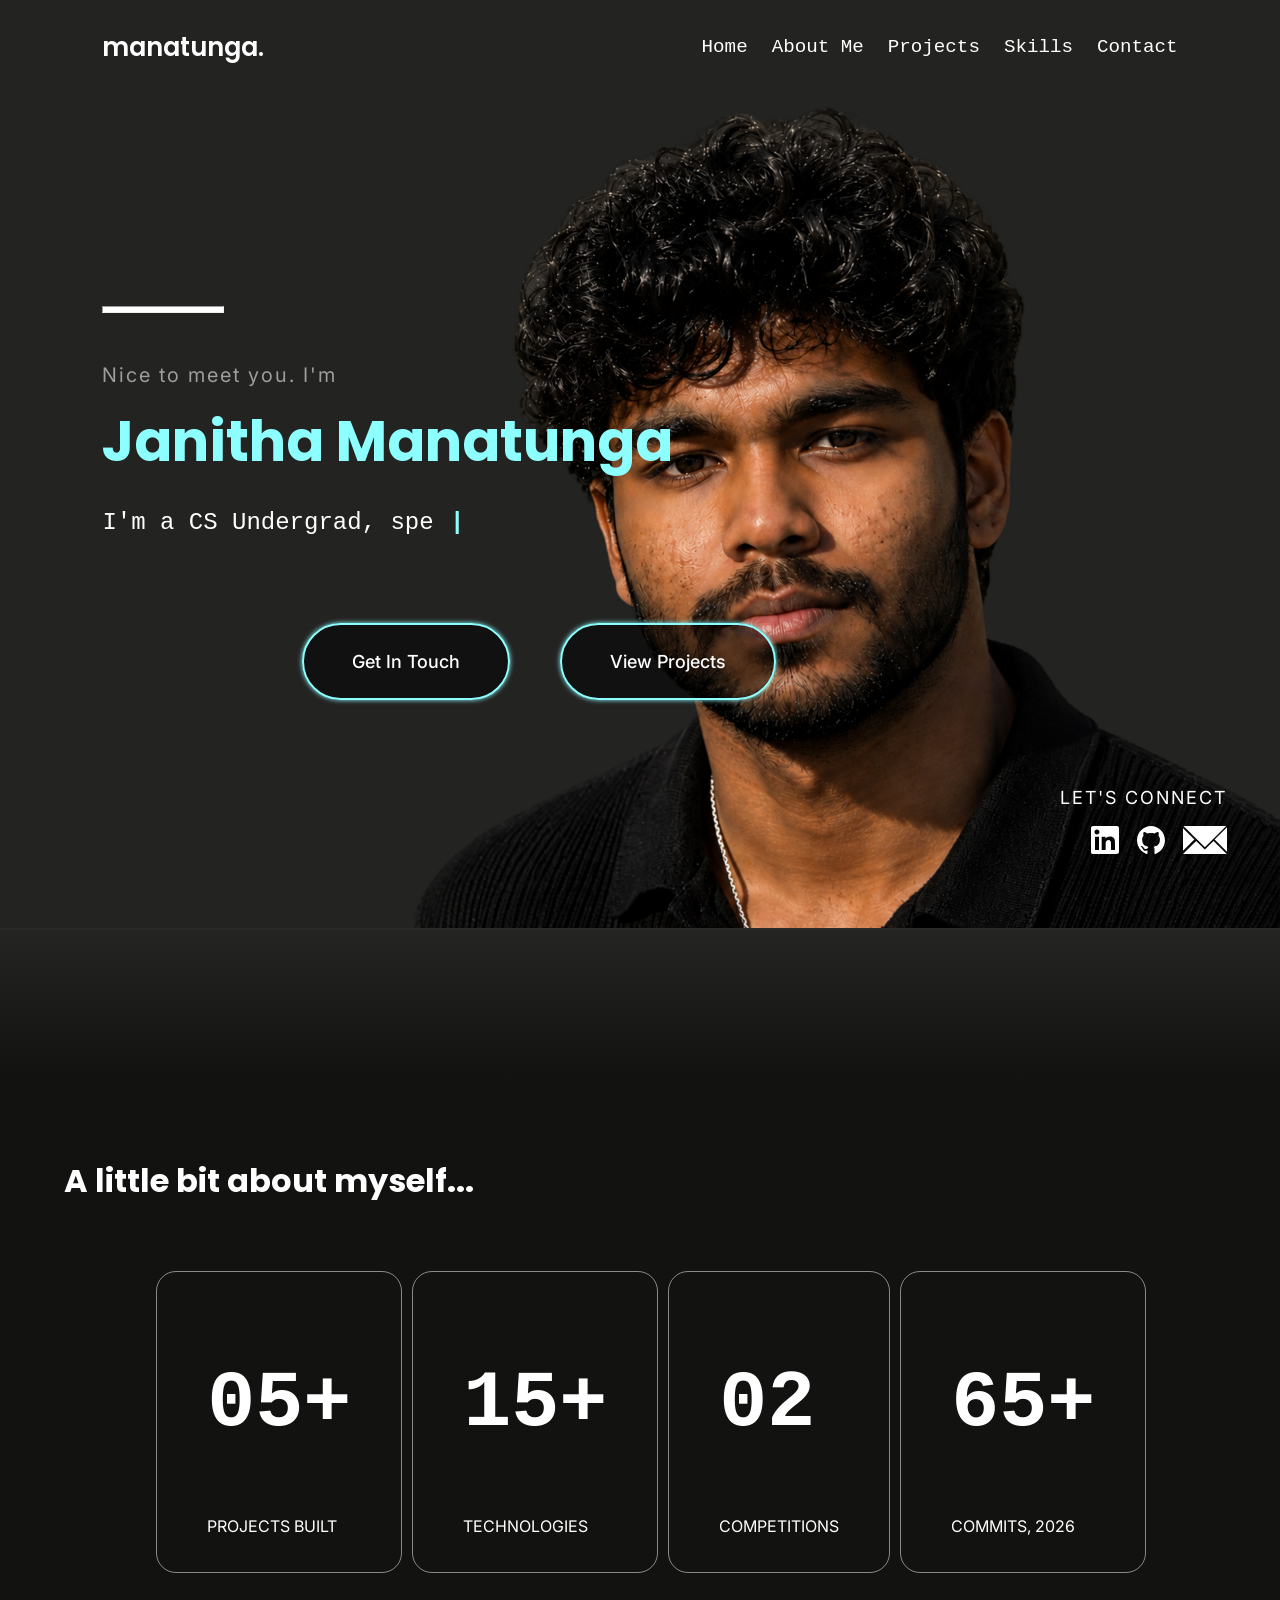
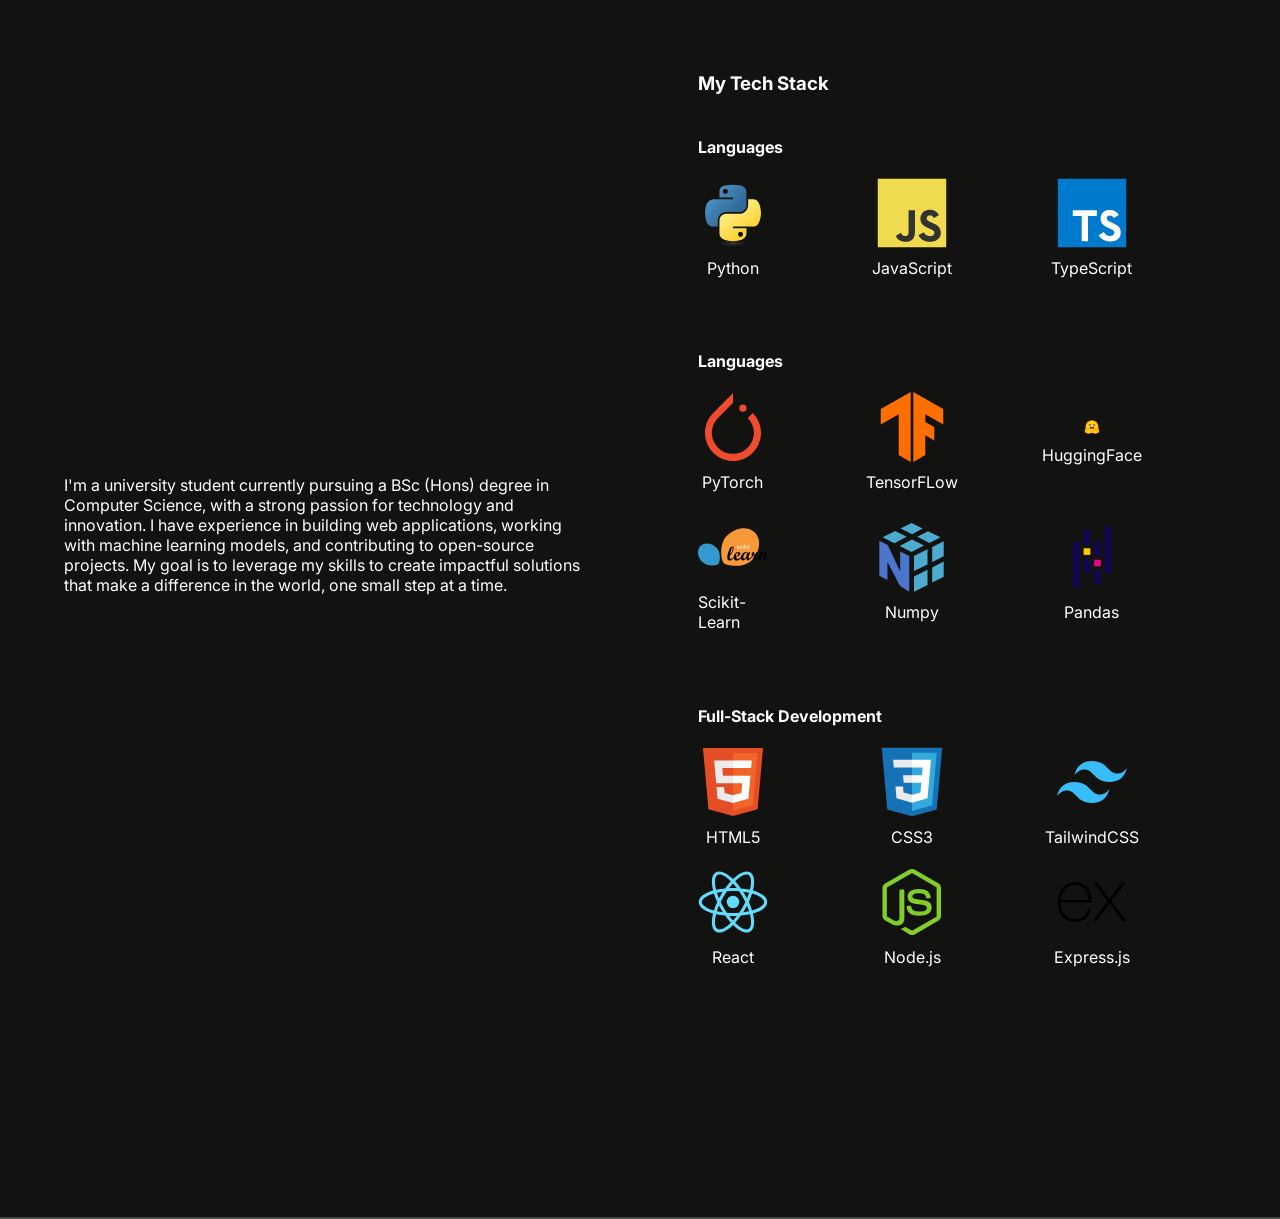
<file: index.html>
<!DOCTYPE html>
<html lang="en">
    <head>
        <meta charset="UTF-8">
        <meta name="viewport" content="width=device-width, initial-scale=1.0">
        <title>Portfolio | Janitha Manatunga</title>

        <!--Stylesheets-->
        <link rel="stylesheet" href="styles/header.css">
        <link rel="stylesheet" href="styles/main.css">

        <!--Fonts-->
        <link rel="preconnect" href="https://fonts.googleapis.com">
        <link rel="preconnect" href="https://fonts.gstatic.com" crossorigin>
        <link href="https://fonts.googleapis.com/css2?family=Inter:ital,opsz,wght@0,14..32,100..900;1,14..32,100..900&family=Poppins:ital,wght@0,100;0,200;0,300;0,400;0,500;0,600;0,700;0,800;0,900;1,100;1,200;1,300;1,400;1,500;1,600;1,700;1,800;1,900&display=swap" rel="stylesheet">

    </head>


    <body>
        
        <!--------------------MAIN HEADER-------------------->
        <header>
            <nav id="main-nav" style="animation-delay: 0.3s;">
                <div class="logo">manatunga.</div>

                <!--Links to webpage sections-->
                <ul class="nav-links">
                    <li><a href="#hero">Home</a></li>
                    <li><a href="#about">About Me</a></li>
                    <li><a href="#projects">Projects</a></li>
                    <li><a href="#skills">Skills</a></li>
                    <li><a href="#contact">Contact</a></li>
                </ul>
            </nav>
        </header>

        <!--------------------MAIN SITE BODY-------------------->
        <main>

            <!----------Hero Section---------->
            <section id="hero" class="hero">

                <!--Left Column-->
                <div class="hero-left">
                    <hr style="animation-delay: 0.2s;">
                    <p class="greeting" style="animation-delay: 0.2s;">Nice to meet you. I'm</p>
                    <h1  style="animation-delay: 0.4s;">Janitha Manatunga</h1>
                    <div class="typerwriter-container">
                        <span class="typewriter-wrap">
                            <span class="subtitle" id="subtitle"  style="animation-delay: 0.5s;"></span>
                            <span class="cursor" id="cursor">|</span>
                        </span>
                    </div>
                    
                    <div class="cta-container"  style="animation-delay: 0.6s;">   
                        <a href="#contact" class="call-to-action">Get In Touch</a>
                        <a href="#projects" class="call-to-action">View Projects</a>
                    </div>
                </div>

                <!--Right Column-->
                <div class="hero-right">
                    <img src="assets/images/my-pic.png" alt="hero-image" style="animation-delay: 0.5s;">

                    <!--Social Links-->
                    <div class="bottom-right-socials" style="animation-delay: 0.5s;">
                        <span class="lets-connect">LET'S CONNECT</span>
                        <div class="social-icons">
                            <a href="#"><img src="assets/icons/linkedin-app-white-icon.svg" alt="LinkedIn Link"></a>
                            <a href="#"><img src="assets/icons/github-white-icon.svg" alt="GitHub Link"></a>
                            <a href="#"><img src="assets/icons/email-envelope-white-icon.svg" alt="Email Link"></a>
                        </div>
                    </div>
                </div>

            </section>

            <!----------About Section---------->
            <section id="about" class="about">

                <h2 class="about-title">A little bit about myself...</h1>

                <!--High Impact Stats-->
                <div class="about-stats">
                    <div class="stat-card">
                        <h2 class="stat-number">05+</h2>
                        <p class="stat-label">PROJECTS BUILT</p>
                    </div>

                    <div class="stat-card">
                        <h2 class="stat-number">15+</h2>
                        <p class="stat-label">TECHNOLOGIES</p>
                    </div>

                    <div class="stat-card">
                        <h2 class="stat-number">02</h2>
                        <p class="stat-label">COMPETITIONS</p>
                    </div>

                    <div class="stat-card">
                        <h2 class="stat-number">65+</h2>
                        <p class="stat-label">COMMITS, 2026</p>
                    </div>
                </div>

                <!--About Content-->
                <div class="about-content-container">

                    <!--Bio Text and Tech Stack-->
                    <div class="about-left">
                        <p class="bio-text">
                            I'm a university student currently pursuing a BSc (Hons) degree in Computer Science, with a strong passion for technology and innovation. 
                            I have experience in building web applications, working with machine learning models, and contributing to open-source projects. 
                            My goal is to leverage my skills to create impactful solutions that make a difference in the world, one small step at a time.
                        </p>

                        

                    </div>

                    <!--Work Experience Timeline-->
                    <div class="about-right">
                        <h3 class="tech-stack-title">My Tech Stack</h3>

                        <div class="tech-stack-container">

                            <!-- Core Category -->
                            <div class="tech-category">

                                <h4>Languages</h4>

                                <div class="tech-grid">
                                    <div class="tech-item">
                                        <img src="assets/icons/tech-stack/Python.svg" alt="Python" />
                                        <span class="tech-name">Python</span>
                                    </div>
                                    <div class="tech-item">
                                        <img src="assets/icons/tech-stack/JavaScript.svg" alt="JavaScript" />
                                        <span class="tech-name">JavaScript</span>
                                    </div>
                                    <div class="tech-item">
                                        <img src="assets/icons/tech-stack/TypeScript.svg" alt="TypeScript" />
                                        <span class="tech-name">TypeScript</span>
                                    </div>
                                </div>
                            </div>

                            <!-- Machine Learning Category -->
                            <div class="tech-category">

                                <h4>Languages</h4>

                                <div class="tech-grid">
                                    <div class="tech-item">
                                        <img src="assets/icons/tech-stack/PyTorch.svg" alt="PyTorch" />
                                        <span class="tech-name">PyTorch</span>
                                    </div>
                                    <div class="tech-item">
                                        <img src="assets/icons/tech-stack/TensorFlow.svg" alt="TensorFlow" />
                                        <span class="tech-name">TensorFLow</span>
                                    </div>
                                    <div class="tech-item">
                                        <img src="assets/icons/tech-stack/huggingface-color.svg" alt="HuggingFace" />
                                        <span class="tech-name">HuggingFace</span>
                                    </div>
                                    <div class="tech-item">
                                        <img src="assets/icons/tech-stack/scikit-learn.svg" alt="Scikit-Learn" />
                                        <span class="tech-name">Scikit-Learn</span>
                                    </div>
                                    <div class="tech-item">
                                        <img src="assets/icons/tech-stack/NumPy.svg" alt="Numpy" />
                                        <span class="tech-name">Numpy</span>
                                    </div>
                                    <div class="tech-item">
                                        <img src="assets/icons/tech-stack/Pandas.svg" alt="Pandas" />
                                        <span class="tech-name">Pandas</span>
                                    </div>
                                </div>
                            </div>

                            <!-- Full-Stack Category -->
                            <div class="tech-category">

                                <h4>Full-Stack Development</h4>

                                <div class="tech-grid">
                                    <div class="tech-item">
                                        <img src="assets/icons/tech-stack/HTML5.svg" alt="HTML5" />
                                        <span class="tech-name">HTML5</span>
                                    </div>
                                    <div class="tech-item">
                                        <img src="assets/icons/tech-stack/CSS3.svg" alt="Next.js" class="CSS3" />
                                        <span class="tech-name">CSS3</span>
                                    </div>
                                    <div class="tech-item">
                                        <img src="assets/icons/tech-stack/Tailwind CSS.svg" alt="Tailwind CSS" />
                                        <span class="tech-name">TailwindCSS</span>
                                    </div>
                                    <div class="tech-item">
                                        <img src="assets/icons/tech-stack/React.svg" alt="React" />
                                        <span class="tech-name">React</span>
                                    </div>
                                    <div class="tech-item">
                                        <img src="assets/icons/tech-stack/Node.js.svg" alt="Node.js" />
                                        <span class="tech-name">Node.js</span>
                                    </div>
                                    <div class="tech-item">
                                        <img src="assets/icons/tech-stack/Express.svg" alt="Express.js" />
                                        <span class="tech-name">Express.js</span>
                                    </div>
                                </div>
                            </div>

                        </div>
                    </div>
                </div>
            </section>

        </main>

        <!--------------------SCRIPTS-------------------->
        <script src="main.js"></script>
    </body>
</html>
</file>
<file: styles/header.css>
:root {
    --primary-color: white;
}

/* Keyframes for slide animations */
@keyframes slideFromTop {
    from {
        opacity: 0;
        transform: translateY(-40px);
    }
    to {
        opacity: 1;
        transform: translateY(0);
    }
}

/* Nav Bar Styles */
nav {
    position: fixed;
    top: 0;
    left: 0;
    width: 100%;

    display: flex;
    justify-content: space-between;
    align-items: center;
    padding: 20px 8%;
    box-sizing: border-box;

     opacity: 0;
    animation: slideFromTop 0.8s cubic-bezier(0.25, 1, 0.5, 1) forwards;

    background-color: transparent;
    transition: background-color 0.4s ease, padding 0.4s ease;
    z-index: 1000;
}

nav.scrolled {
    background-color: rgb(26, 26, 26);
    padding: 12px 8%;
    box-shadow: 0 4px 6px rgba(0, 0, 0, 0.1);
}

.logo {
    font-family: Poppins, sans-serif;
    font-weight: 600;
    font-size: clamp(1.2rem, 4vw, 1.6rem);
    white-space: nowrap;
    color: var(--primary-color);
}

.nav-links {
    display: flex;
    align-items: center;
    gap: 24px;
    list-style: none;
}

.nav-links li a {
    position: relative;
    white-space: nowrap;
    text-decoration: none;
    font-family: monospace;
    font-size: clamp(0.9rem, 0.6rem + 1vw, 1.2rem);
    color: var(--primary-color);
    padding: 5px 0;
}

.nav-links li a::after {
    content: "";
    position: absolute;
    left: 50%;
    bottom: 0;
    width: 0%;
    height: 2px;
    background-color: white;
    transform: translateX(-50%);
    transition: width 0.2s ease-in-out;
}

.nav-links li a:hover::after {
    width: 100%;
}
</file>
<file: styles/main.css>
/* Variables */
:root {
    --brand-color: rgb(141, 255, 255);
    --primary-background: rgba(27, 27, 26, 0.8);
}


/* ----Global Styles---- */
html body {
    background-color: var(--primary-background);
    margin: 0;
    padding: 0;
}

/*----------------------------------*/
/* ----------HERO SECTION---------- */
/*----------------------------------*/


/* Keyframes for slide animations */
@keyframes slideFromTop {
    from {
        opacity: 0;
        transform: translateY(-40px);
    }
    to {
        opacity: 1;
        transform: translateY(0);
    }
}

@keyframes slideFromLeft {
    from {
        opacity: 0;
        transform: translateX(-50px);
    }
    to {
        opacity: 1;
        transform: translateX(0);
    }
}

@keyframes slideFromRight {
    from {
        opacity: 0;
        transform: translateX(40px);
    }
    to {
        opacity: 1;
        transform: translateX(0);
    }
}

@keyframes slideFromBottom {
    from {
        opacity: 0;
        transform: translateY(40px);
    }
    to {
        opacity: 1;
        transform: translateY(0);
    }
}

/* Hero Section Styles */
.hero {
    position: relative;
    min-height: 100vh;
    width: 100%;


    display: grid;
    grid-template-columns: 1fr minmax(0, 1fr);
    width: 100%;
    gap: 16px;
    align-items: center;

    padding-top: 100px;
    padding-left: 8%;
    box-sizing: border-box;
    background-color: var(--primary-background);
    overflow: hidden;
    border-bottom: 2px solid rgba(109, 109, 108, 0.1);
}

/* Hero Left Section Styles */
.hero-left {
    position: relative;
    z-index: 5;
    display: flex;
    flex-direction: column;
    justify-content: center;
}

.hero-left hr {
    width: 120px;
    height: 5px;
    background-color: white;
    margin-left: 0;
    margin-bottom: 30px;

    opacity: 0;
    animation: slideFromLeft 0.6s cubic-bezier(0.25, 1, 0.5, 1) forwards;
}

.hero-left .greeting {
    font-family: Inter, sans-serif;
    font-size: 20px;
    color: rgb(157, 157, 157);
    margin-bottom: 2px;
    letter-spacing: 2px;
    
    opacity: 0;
    animation: slideFromLeft 0.8s cubic-bezier(0.25, 1, 0.5, 1) forwards;
}

.hero-left h1 {
    font-family: Poppins, sans-serif;
    font-size: 80px;
    color: var(--brand-color);
    font-size: 3.5rem;
    margin-top: 10px;
    margin-bottom: 0;
    
    opacity: 0;
    animation: slideFromLeft 0.8s cubic-bezier(0.25, 1, 0.5, 1) forwards;
}

.typerwriter-container {
    display: flex;
    align-items: center;
    font-family: monospace;
    font-size: 24px;
    color: white;
    line-height: 1.6;
    padding: 20px 0;
    margin-bottom: 30px;
}

.typewriter-wrap {
    display: inline;
}

.cursor {
    font-weight: bold;
    color: var(--brand-color);
    margin-left: 2px;
    animation: blink 0.7s infinite;
}

@keyframes blink {
    0%, 100% {opacity: 1;}
    50% {opacity: 0;}
}

/* Call to Action Styles */
.cta-container {
    display: flex;
    justify-content: space-between;
    margin: 30px 200px;
    gap: 50px;

    opacity: 0;
    animation: slideFromRight 0.8s cubic-bezier(0.25, 1, 0.5, 1) forwards;
}

.call-to-action {
    position: relative;
    overflow: hidden;
    width: fit-content;
    padding: 26px 48px;

    text-decoration: none;
    background-color: rgba(0, 0, 0, 0.5);
    border: 2px solid var(--brand-color);
    border-radius: 100px;
    color: white;
    font-family: Inter, sans-serif;
    font-size: 18px;
    font-weight: 500;
    white-space: nowrap;

    box-shadow: -0 0 5px var(--brand-color);
    z-index: 1;
    transition: transform 0.2s ease, background-color 0.3s ease, border-color 0.3s ease;
}

.call-to-action::before {
    content: '';
    position: absolute;
    top: 0; left: 0; width: 0; height: 100%;
    background: var(--brand-color);
    z-index: -1;
    transition: width 0.3s ease; 
}

.call-to-action:hover::before {
    width: 100%;
}

.call-to-action:hover {
    transform: scale(1.05);
    background-color: var(--brand-color);
    color: rgb(18, 18, 18);
    border-color: transparent;
}

/* Hero Right Section Styles */
.hero-right {
    position: relative;
    z-index: 1;
    width: 100%;
    display: flex;
    justify-content: flex-end;
}

.hero-right img {
    max-height: 92vh;
    object-fit: contain;

    opacity: 0;
    animation: slideFromRight 2s cubic-bezier(0.25, 1, 0.5, 1) forwards;
}


.bottom-right-socials {
    position: absolute;
    bottom: 40px;
    right: 8%;

    display: flex;
    flex-direction: column;
    align-items: flex-end;
    gap: 18px;
    z-index: 10;

    padding-bottom: 30px;
    padding-right: 30px;

    opacity: 0;
    animation: slideFromBottom 2s cubic-bezier(0.25, 1, 0.5, 1) forwards;
}

.lets-connect {
    font-family: Inter, sans-serif;
    font-size: 18px;
    color: white;
    letter-spacing: 2px;
}

.social-icons {
    display: flex;
    gap: 18px;
}

.social-icons img {
    height: 28px;
    width: auto;
    transition: transform 0.2 ease;
}



/*----------------------------------*/
/* ----------ABOUT SECTION--------- */
/*----------------------------------*/
.about {
    position: relative;
    min-height: 100vh;

    display: flex;
    flex-direction: column;

    background: linear-gradient(
    to bottom, 
    rgba(27, 27, 26, 0.8) 0%, 
    #121211 150px, 
    #121211 100%);

    padding: 200px 5%;

    color: white;
    font-family: Inter;
}

.about-title {
    font-family: Poppins;
    font-size: 32px;
}

.about-stats {
    display: flex;
    justify-content: space-between;
    gap: 10px;
    padding: 40px 8% 80px 8%;
}

.stat-card {
    padding: 20px 50px;
    border: 1px solid rgba(255, 255, 255, 0.5);
    border-radius: 20px;
}

.stat-number {
    font-size: 80px;
    font-family: monospace;
}

.about-content-container {
    display: flex;
    gap: 10%;
    justify-content: space-between;
    align-items: center;

}

.about-left {
    flex: 1;
}

.tech-stack-container {
    display: flex;
    flex-direction: column;
}

.tech-category {
    display: flex;
    flex-direction: column;
    padding-top: 2px;
    padding-bottom: 50px;
}

.tech-grid {
    display: grid;
    grid-template-columns: 1fr 1fr 1fr;
    gap: 20px;
}

.tech-item {
    width: 70px;
    display: flex;
    flex-direction: column;
    gap: 10px;
    justify-content: center;
    align-items: center;
}

.about-right {
    flex: 1;
}
</file>
